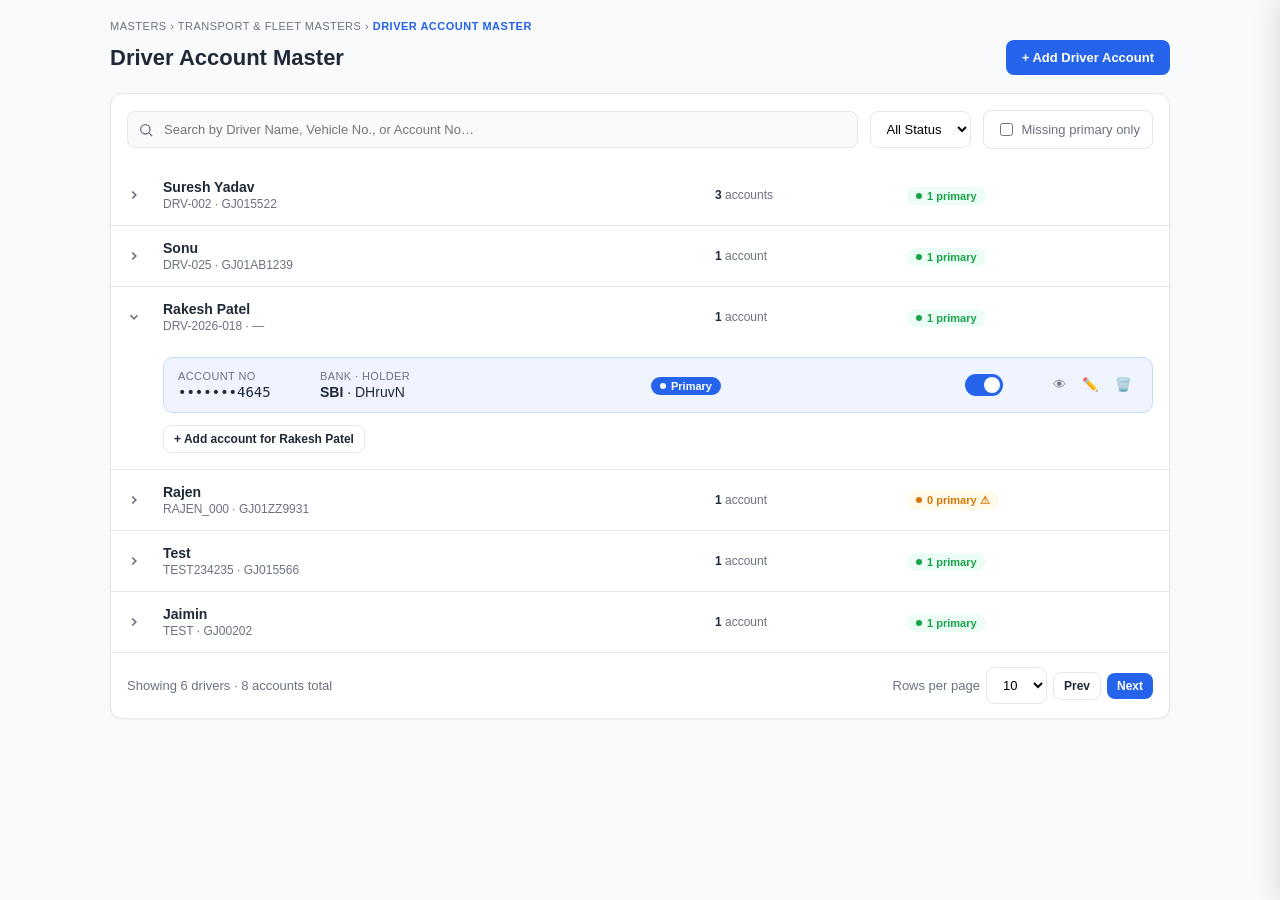
<file: driver-account-master.html>
<!DOCTYPE html>
<html lang="en">
<head>
<meta charset="UTF-8" />
<meta name="viewport" content="width=device-width, initial-scale=1.0" />
<title>Driver Account Master</title>
<style>
  :root {
    --blue: #2563eb;
    --blue-soft: #eff4ff;
    --green: #16a34a;
    --amber: #d97706;
    --text: #1f2937;
    --muted: #6b7280;
    --border: #e5e7eb;
    --bg: #f8fafc;
  }
  * { box-sizing: border-box; }
  body {
    margin: 0;
    font-family: -apple-system, BlinkMacSystemFont, "Segoe UI", Roboto, Helvetica, Arial, sans-serif;
    color: var(--text);
    background: var(--bg);
    font-size: 14px;
  }
  .wrap { max-width: 1100px; margin: 0 auto; padding: 20px; }

  /* breadcrumb + title */
  .crumb { font-size: 11px; letter-spacing: .5px; color: var(--muted); text-transform: uppercase; margin-bottom: 8px; }
  .crumb b { color: var(--blue); }
  .head { display: flex; justify-content: space-between; align-items: center; margin-bottom: 18px; }
  .head h1 { font-size: 22px; margin: 0; }

  .btn {
    border: none; border-radius: 8px; padding: 10px 16px; font-size: 13px;
    font-weight: 600; cursor: pointer; display: inline-flex; align-items: center; gap: 6px;
  }
  .btn-primary { background: var(--blue); color: #fff; }
  .btn-primary:hover { background: #1d4ed8; }
  .btn-ghost { background: #fff; color: var(--text); border: 1px solid var(--border); }
  .btn-ghost:hover { background: #f3f4f6; }
  .btn-sm { padding: 6px 10px; font-size: 12px; }

  .card { background: #fff; border: 1px solid var(--border); border-radius: 12px; box-shadow: 0 1px 3px rgba(0,0,0,.04); }

  /* toolbar */
  .toolbar { display: flex; gap: 12px; align-items: center; padding: 16px; flex-wrap: wrap; }
  .search {
    flex: 1; min-width: 240px; position: relative;
  }
  .search input {
    width: 100%; padding: 10px 12px 10px 36px; border: 1px solid var(--border);
    border-radius: 8px; font-size: 13px; background: #fafafa;
  }
  .search svg { position: absolute; left: 11px; top: 50%; transform: translateY(-50%); color: var(--muted); }
  select {
    padding: 9px 12px; border: 1px solid var(--border); border-radius: 8px;
    background: #fff; font-size: 13px; cursor: pointer;
  }
  .filter-chip {
    display: inline-flex; align-items: center; gap: 6px; font-size: 13px; color: var(--muted); cursor: pointer;
    padding: 9px 12px; border: 1px solid var(--border); border-radius: 8px; background: #fff;
  }
  .filter-chip input { cursor: pointer; }

  /* driver group header row */
  .group { border-top: 1px solid var(--border); }
  .group:first-of-type { border-top: none; }
  .grow {
    display: grid; grid-template-columns: 24px 1fr 180px 220px 14px;
    align-items: center; gap: 12px; padding: 14px 16px; cursor: pointer; user-select: none;
  }
  .grow:hover { background: #fafafc; }
  .chev { transition: transform .15s; color: var(--muted); }
  .group.open .chev { transform: rotate(90deg); }
  .driver-name { font-weight: 600; }
  .driver-sub { color: var(--muted); font-size: 12px; margin-top: 2px; }
  .summary { font-size: 12px; color: var(--muted); }
  .summary b { color: var(--text); }

  .badge {
    display: inline-flex; align-items: center; gap: 5px; font-size: 11px; font-weight: 600;
    padding: 3px 9px; border-radius: 999px;
  }
  .badge-ok { background: #ecfdf5; color: var(--green); }
  .badge-warn { background: #fffbeb; color: var(--amber); }
  .dot { width: 6px; height: 6px; border-radius: 50%; background: currentColor; }

  /* accounts panel */
  .accounts { display: none; padding: 0 16px 16px 52px; }
  .group.open .accounts { display: block; }

  .acct {
    display: grid; grid-template-columns: 130px 1fr 140px 150px 70px auto;
    align-items: center; gap: 12px;
    padding: 12px 14px; border: 1px solid var(--border); border-radius: 10px; margin-top: 10px;
    background: #fff;
  }
  .acct.primary { border-color: #bfdbfe; background: var(--blue-soft); }
  .acct-bank { font-weight: 600; }
  .acct-label { font-size: 11px; color: var(--muted); text-transform: uppercase; letter-spacing: .4px; }
  .acct-val { margin-top: 2px; }
  .mono { font-family: ui-monospace, SFMono-Regular, Menlo, monospace; }

  .primary-pick {
    display: inline-flex; align-items: center; gap: 6px; font-size: 12px; cursor: pointer; color: var(--muted);
  }
  .primary-pick input { accent-color: var(--blue); cursor: pointer; width: 15px; height: 15px; }
  .primary-tag { background: var(--blue); color: #fff; }

  /* toggle */
  .switch { position: relative; display: inline-block; width: 38px; height: 22px; }
  .switch input { opacity: 0; width: 0; height: 0; }
  .slider { position: absolute; inset: 0; background: #cbd5e1; border-radius: 999px; transition: .2s; cursor: pointer; }
  .slider::before { content: ""; position: absolute; height: 16px; width: 16px; left: 3px; top: 3px; background: #fff; border-radius: 50%; transition: .2s; }
  .switch input:checked + .slider { background: var(--blue); }
  .switch input:checked + .slider::before { transform: translateX(16px); }

  .acts { display: flex; gap: 4px; justify-content: flex-end; }
  .icon-btn {
    border: none; background: transparent; cursor: pointer; color: var(--muted);
    padding: 6px; border-radius: 6px; line-height: 0;
  }
  .icon-btn:hover { background: #eef2ff; color: var(--blue); }
  .icon-btn.danger:hover { background: #fef2f2; color: #dc2626; }

  /* footer */
  .foot { display: flex; justify-content: space-between; align-items: center; padding: 14px 16px; border-top: 1px solid var(--border); color: var(--muted); font-size: 13px; }
  .pager { display: flex; gap: 6px; align-items: center; }

  /* drawer */
  .overlay { position: fixed; inset: 0; background: rgba(0,0,0,.35); display: none; }
  .overlay.show { display: block; }
  .drawer {
    position: fixed; top: 0; right: 0; height: 100%; width: 400px; max-width: 90vw;
    background: #fff; box-shadow: -4px 0 24px rgba(0,0,0,.12);
    transform: translateX(100%); transition: transform .25s; padding: 22px; overflow-y: auto;
  }
  .drawer.show { transform: translateX(0); }
  .drawer h2 { margin: 0 0 4px; font-size: 18px; }
  .drawer .sub { color: var(--muted); font-size: 13px; margin-bottom: 20px; }
  .field { margin-bottom: 16px; }
  .field label { display: block; font-size: 12px; font-weight: 600; margin-bottom: 6px; color: var(--muted); }
  .field input, .field select { width: 100%; padding: 10px; border: 1px solid var(--border); border-radius: 8px; font-size: 13px; }
  .drawer-actions { display: flex; gap: 10px; margin-top: 24px; }
  .drawer-actions .btn { flex: 1; justify-content: center; }
</style>
</head>
<body>
<div class="wrap">
  <div class="crumb">Masters &rsaquo; Transport &amp; Fleet Masters &rsaquo; <b>Driver Account Master</b></div>
  <div class="head">
    <h1>Driver Account Master</h1>
    <button class="btn btn-primary" onclick="openDrawer('add')">+ Add Driver Account</button>
  </div>

  <div class="card">
    <!-- toolbar -->
    <div class="toolbar">
      <div class="search">
        <svg width="16" height="16" viewBox="0 0 24 24" fill="none" stroke="currentColor" stroke-width="2"><circle cx="11" cy="11" r="7"/><line x1="21" y1="21" x2="16.65" y2="16.65"/></svg>
        <input id="search" placeholder="Search by Driver Name, Vehicle No., or Account No…" oninput="render()" />
      </div>
      <select id="statusFilter" onchange="render()">
        <option value="all">All Status</option>
        <option value="active">Active</option>
        <option value="inactive">Inactive</option>
      </select>
      <label class="filter-chip"><input type="checkbox" id="missingPrimary" onchange="render()" /> Missing primary only</label>
    </div>

    <!-- groups -->
    <div id="groups"></div>

    <!-- footer -->
    <div class="foot">
      <span id="count">Showing drivers</span>
      <div class="pager">
        <span>Rows per page</span>
        <select><option>10</option><option>25</option><option>50</option></select>
        <button class="btn btn-ghost btn-sm">Prev</button>
        <button class="btn btn-primary btn-sm">Next</button>
      </div>
    </div>
  </div>
</div>

<!-- edit/add drawer -->
<div class="overlay" id="overlay" onclick="closeDrawer()"></div>
<div class="drawer" id="drawer" onclick="event.stopPropagation()">
  <h2 id="drawerTitle">Edit Bank Account</h2>
  <div class="sub" id="drawerSub">Suresh Yadav · DRV-002</div>
  <div class="field"><label>Bank Name</label><input id="f_bank" placeholder="e.g. State Bank of India" /></div>
  <div class="field"><label>Account Number</label><input id="f_acct" class="mono" placeholder="Account number" /></div>
  <div class="field"><label>Account Holder Name</label><input id="f_holder" placeholder="Holder name" /></div>
  <div class="field"><label>Status</label>
    <select id="f_status"><option value="active">Active</option><option value="inactive">Inactive</option></select>
  </div>
  <div class="field">
    <label><input type="checkbox" id="f_primary" style="width:auto;margin-right:6px;" /> Set as primary account for this driver</label>
  </div>
  <div class="drawer-actions">
    <button class="btn btn-ghost" onclick="closeDrawer()">Cancel</button>
    <button class="btn btn-primary" onclick="saveDrawer()">Save</button>
  </div>
</div>

<script>
/* ---------- sample data: drivers -> accounts ---------- */
let drivers = [
  { id: 1, name: "Suresh Yadav", code: "DRV-002", vehicle: "GJ015522", accounts: [
      { id: 101, bank: "Bank of Ahmedabad", acct: "4241", holder: "Surendra", active: true, primary: true },
      { id: 102, bank: "Bank of Ahmedabad", acct: "4240", holder: "Surendra", active: true, primary: false },
      { id: 103, bank: "Bank of Ahmedabad", acct: "6554", holder: "Surendra", active: true, primary: false },
  ]},
  { id: 2, name: "Sonu", code: "DRV-025", vehicle: "GJ01AB1239", accounts: [
      { id: 201, bank: "gbfrtgytr", acct: "5454", holder: "fghgtfhgfh", active: true, primary: true },
  ]},
  { id: 3, name: "Rakesh Patel", code: "DRV-2026-018", vehicle: "—", accounts: [
      { id: 301, bank: "SBI", acct: "4645", holder: "DHruvN", active: true, primary: true },
  ]},
  { id: 4, name: "Rajen", code: "RAJEN_000", vehicle: "GJ01ZZ9931", accounts: [
      { id: 401, bank: "trtrt", acct: "4645", holder: "rtrt", active: false, primary: false },
  ]},
  { id: 5, name: "Test", code: "TEST234235", vehicle: "GJ015566", accounts: [
      { id: 501, bank: "SBI", acct: "4249", holder: "Sachin", active: false, primary: true },
  ]},
  { id: 6, name: "Jaimin", code: "TEST", vehicle: "GJ00202", accounts: [
      { id: 601, bank: "SBI", acct: "4241", holder: "DHruvN", active: true, primary: true },
  ]},
];

const openGroups = new Set([3]); // Rakesh expanded by default for demo
let editCtx = null;

const mask = n => "•••••••" + n;

function matches(driver, q) {
  if (!q) return true;
  q = q.toLowerCase();
  if (driver.name.toLowerCase().includes(q)) return true;
  if (driver.code.toLowerCase().includes(q)) return true;
  if (driver.vehicle.toLowerCase().includes(q)) return true;
  return driver.accounts.some(a => a.acct.toLowerCase().includes(q));
}

function render() {
  const q = document.getElementById('search').value.trim();
  const sf = document.getElementById('statusFilter').value;
  const missingOnly = document.getElementById('missingPrimary').checked;
  const host = document.getElementById('groups');
  host.innerHTML = '';
  let shown = 0;

  drivers.forEach(d => {
    if (!matches(d, q)) return;

    let accts = d.accounts;
    if (sf === 'active') accts = accts.filter(a => a.active);
    if (sf === 'inactive') accts = accts.filter(a => !a.active);
    if ((sf !== 'all') && accts.length === 0) return;

    const primaryCount = d.accounts.filter(a => a.primary).length;
    if (missingOnly && primaryCount === 1) return;

    shown++;
    const open = openGroups.has(d.id);
    const warn = primaryCount !== 1;
    const badge = warn
      ? `<span class="badge badge-warn"><span class="dot"></span>${primaryCount} primary ⚠</span>`
      : `<span class="badge badge-ok"><span class="dot"></span>1 primary</span>`;

    const group = document.createElement('div');
    group.className = 'group' + (open ? ' open' : '');

    group.innerHTML = `
      <div class="grow" onclick="toggle(${d.id})">
        <svg class="chev" width="14" height="14" viewBox="0 0 24 24" fill="none" stroke="currentColor" stroke-width="3"><polyline points="9 6 15 12 9 18"/></svg>
        <div>
          <div class="driver-name">${d.name}</div>
          <div class="driver-sub">${d.code} · ${d.vehicle}</div>
        </div>
        <div class="summary"><b>${d.accounts.length}</b> account${d.accounts.length>1?'s':''}</div>
        <div>${badge}</div>
        <div></div>
      </div>
      <div class="accounts">
        ${accts.map(a => acctRow(d, a)).join('')}
        <div style="margin-top:12px;">
          <button class="btn btn-ghost btn-sm" onclick="openDrawer('add', ${d.id})">+ Add account for ${d.name}</button>
        </div>
      </div>`;
    host.appendChild(group);
  });

  document.getElementById('count').textContent =
    `Showing ${shown} driver${shown!==1?'s':''} · ${drivers.reduce((s,d)=>s+d.accounts.length,0)} accounts total`;
}

function acctRow(d, a) {
  return `
    <div class="acct ${a.primary ? 'primary' : ''}">
      <div>
        <div class="acct-label">Account No</div>
        <div class="acct-val mono">${mask(a.acct)}</div>
      </div>
      <div>
        <div class="acct-label">Bank · Holder</div>
        <div class="acct-val"><span class="acct-bank">${a.bank}</span> · ${a.holder}</div>
      </div>
      <div>
        ${a.primary
          ? `<span class="badge primary-tag"><span class="dot"></span>Primary</span>`
          : `<label class="primary-pick"><input type="radio" name="prim_${d.id}" onclick="setPrimary(${d.id},${a.id})"> Set primary</label>`}
      </div>
      <div></div>
      <div>
        <label class="switch"><input type="checkbox" ${a.active?'checked':''} onchange="toggleActive(${d.id},${a.id},this)"><span class="slider"></span></label>
      </div>
      <div class="acts">
        <button class="icon-btn" title="View">👁</button>
        <button class="icon-btn" title="Edit" onclick="openDrawer('edit', ${d.id}, ${a.id})">✏️</button>
        <button class="icon-btn danger" title="Delete" onclick="delAccount(${d.id},${a.id})">🗑️</button>
      </div>
    </div>`;
}

function toggle(id) {
  openGroups.has(id) ? openGroups.delete(id) : openGroups.add(id);
  render();
}

/* enforce: exactly one primary per driver */
function setPrimary(did, aid) {
  const d = drivers.find(x => x.id === did);
  const target = d.accounts.find(a => a.id === aid);
  if (!target.active) { alert("Can't make an inactive account primary. Activate it first."); render(); return; }
  d.accounts.forEach(a => a.primary = (a.id === aid));
  render();
}

function toggleActive(did, aid, el) {
  const d = drivers.find(x => x.id === did);
  const a = d.accounts.find(x => x.id === aid);
  if (a.primary && a.active) {
    alert("This is the primary account. Set another account as primary before deactivating it.");
    el.checked = true; return;
  }
  a.active = el.checked;
  render();
}

function delAccount(did, aid) {
  const d = drivers.find(x => x.id === did);
  const a = d.accounts.find(x => x.id === aid);
  if (a.primary && d.accounts.length > 1) {
    alert("Can't delete the primary account. Promote another account to primary first.");
    return;
  }
  if (!confirm(`Delete account ${mask(a.acct)} for ${d.name}?`)) return;
  d.accounts = d.accounts.filter(x => x.id !== aid);
  render();
}

/* ---------- drawer ---------- */
function openDrawer(mode, did, aid) {
  editCtx = { mode, did, aid };
  const d = did ? drivers.find(x => x.id === did) : null;
  document.getElementById('drawerTitle').textContent = mode === 'add' ? 'Add Bank Account' : 'Edit Bank Account';
  document.getElementById('drawerSub').textContent = d ? `${d.name} · ${d.code}` : 'New driver account';

  let a = { bank:'', acct:'', holder:'', active:true, primary:false };
  if (mode === 'edit') a = d.accounts.find(x => x.id === aid);
  document.getElementById('f_bank').value = a.bank;
  document.getElementById('f_acct').value = a.acct;
  document.getElementById('f_holder').value = a.holder;
  document.getElementById('f_status').value = a.active ? 'active' : 'inactive';
  document.getElementById('f_primary').checked = a.primary;

  document.getElementById('overlay').classList.add('show');
  document.getElementById('drawer').classList.add('show');
}

function closeDrawer() {
  document.getElementById('overlay').classList.remove('show');
  document.getElementById('drawer').classList.remove('show');
}

function saveDrawer() {
  const bank = document.getElementById('f_bank').value.trim();
  const acct = document.getElementById('f_acct').value.trim();
  const holder = document.getElementById('f_holder').value.trim();
  const active = document.getElementById('f_status').value === 'active';
  const makePrimary = document.getElementById('f_primary').checked;
  if (!bank || !acct || !holder) { alert('Bank, account number and holder are required.'); return; }

  const { mode, did, aid } = editCtx;
  const d = drivers.find(x => x.id === did) || drivers[0];

  if (mode === 'edit') {
    const a = d.accounts.find(x => x.id === aid);
    Object.assign(a, { bank, acct, holder, active });
    if (makePrimary && active) d.accounts.forEach(x => x.primary = (x.id === aid));
  } else {
    const newAcct = { id: Date.now(), bank, acct, holder, active, primary: false };
    if (d.accounts.length === 0) newAcct.primary = true; // first account is auto-primary
    d.accounts.push(newAcct);
    if (makePrimary && active) d.accounts.forEach(x => x.primary = (x.id === newAcct.id));
    openGroups.add(d.id);
  }
  closeDrawer();
  render();
}

render();
</script>
</body>
</html>
</file>
